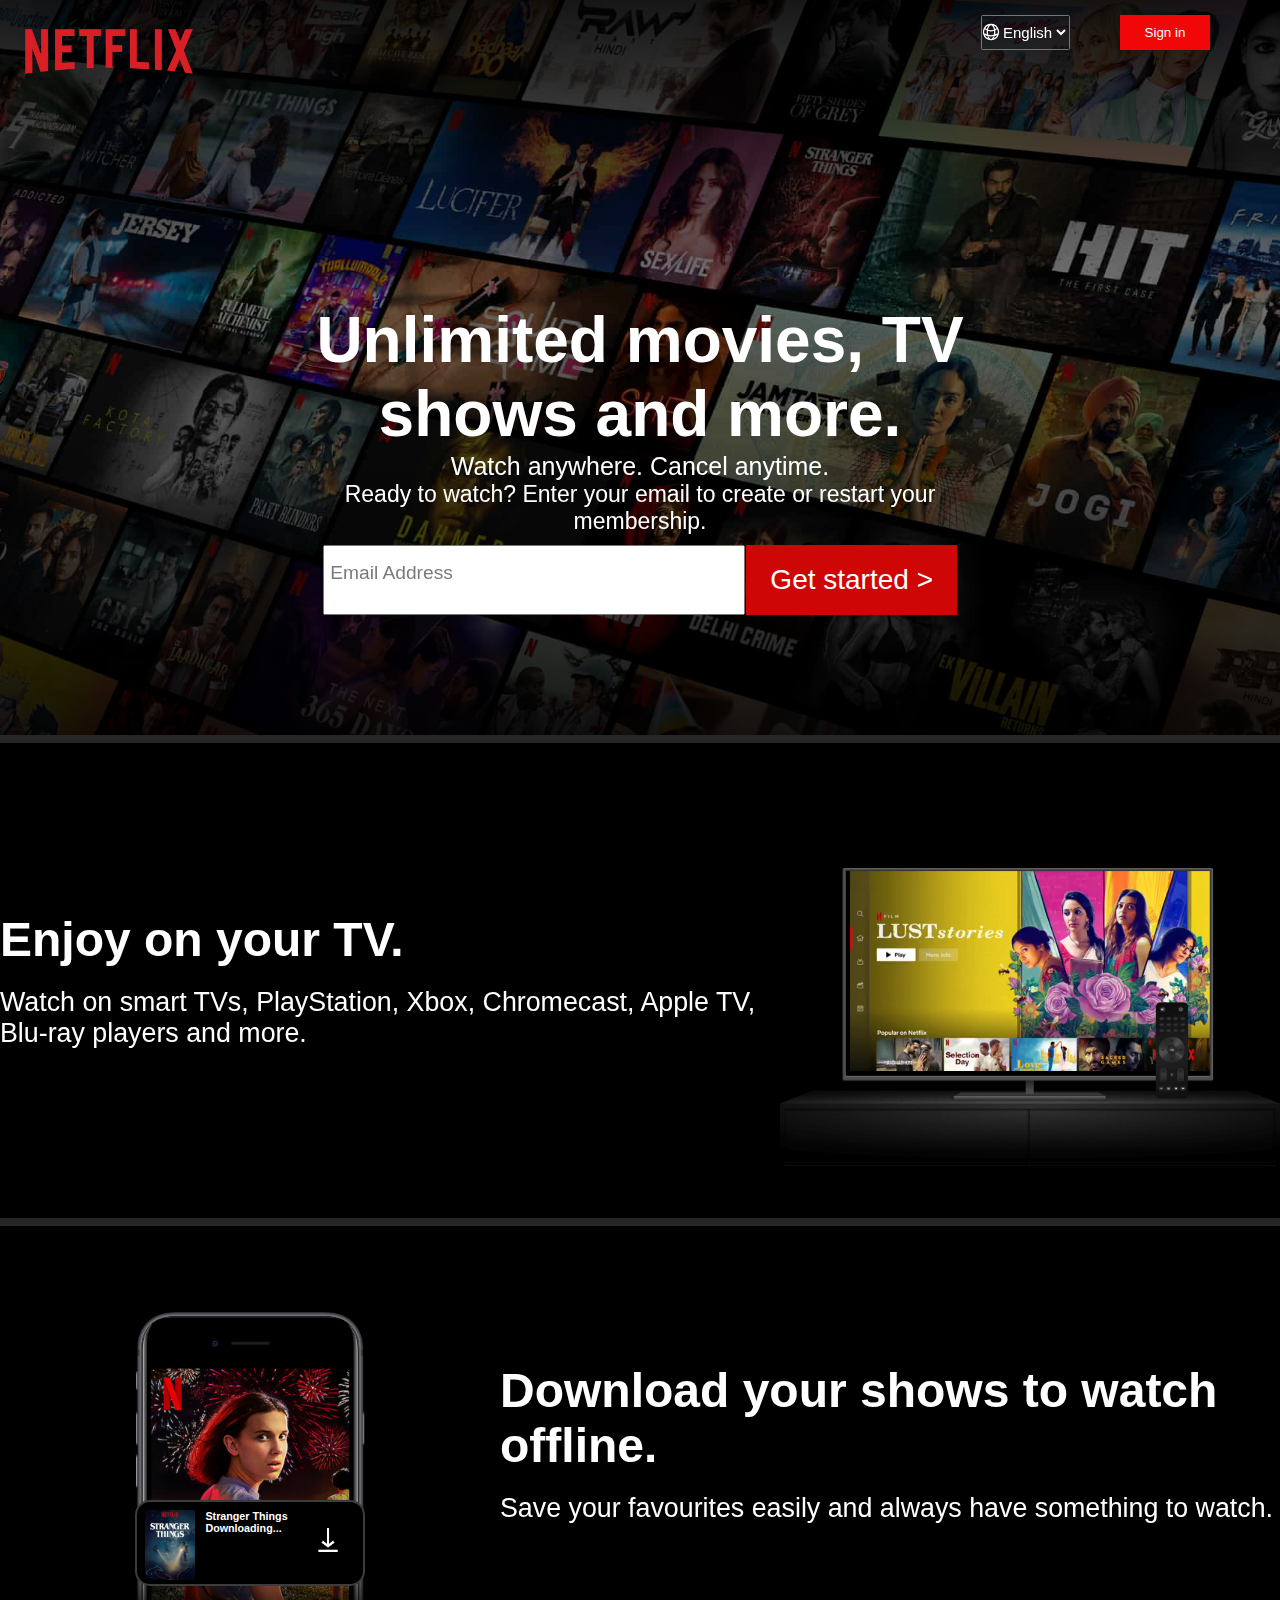
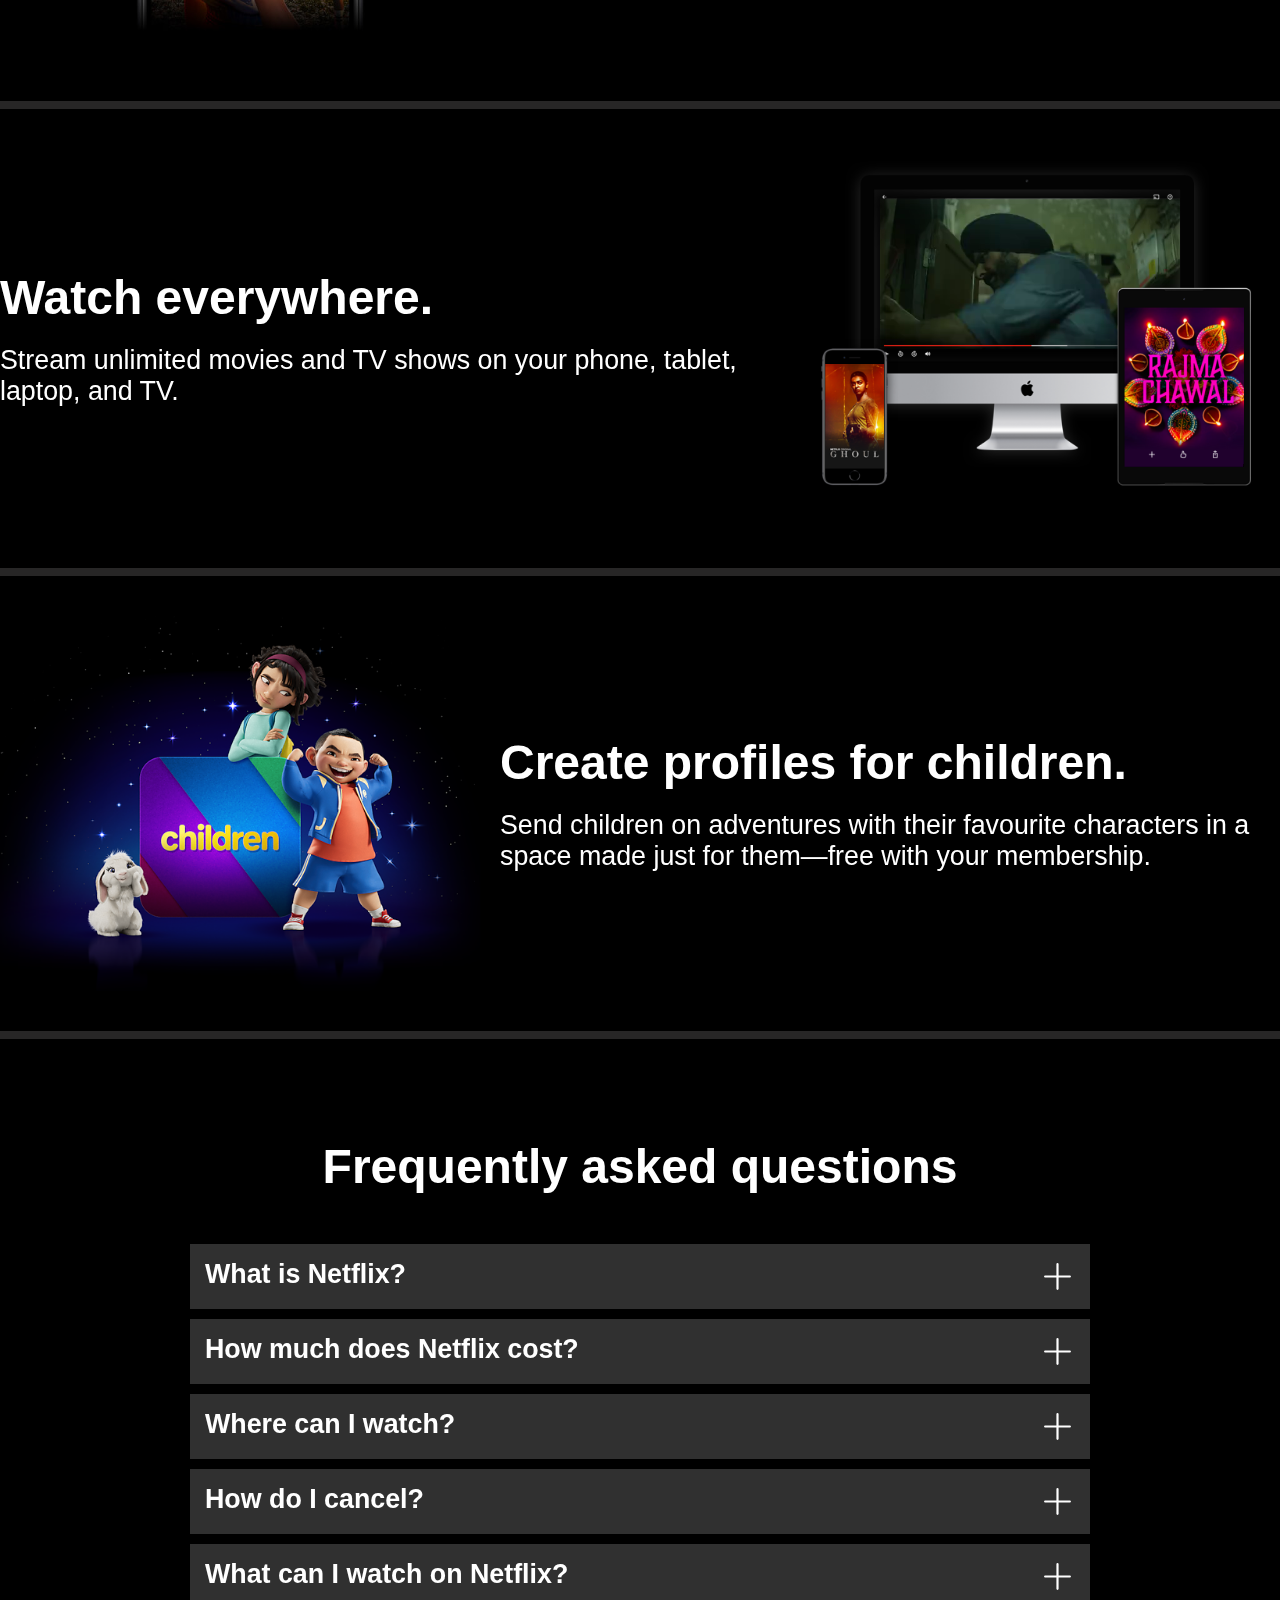
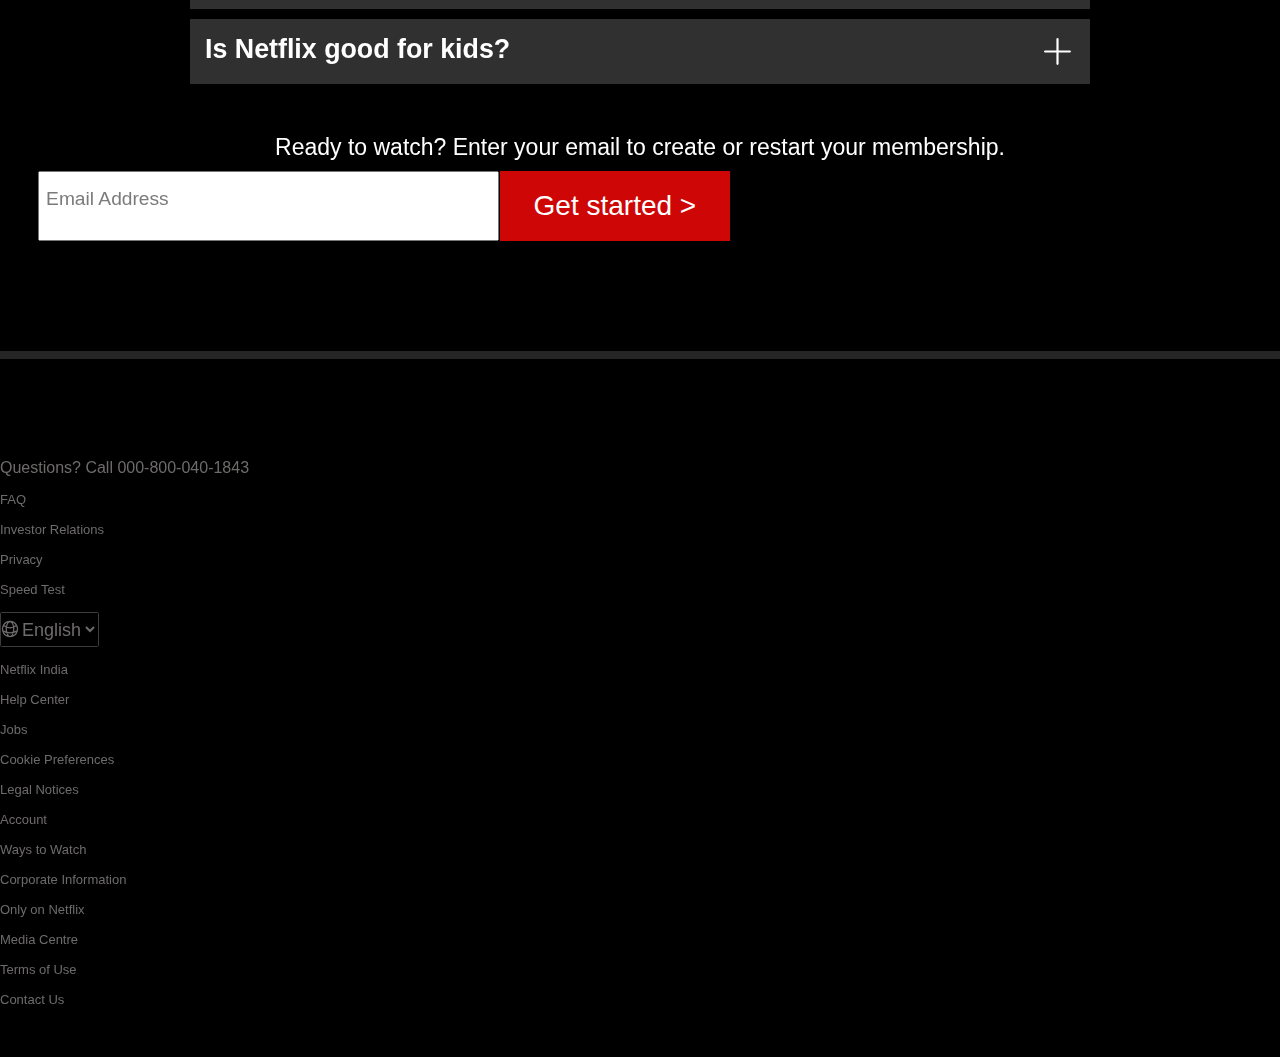
<file: index.html>
<!DOCTYPE html>
<html lang="en">
<head>
    <meta charset="UTF-8">
    <meta http-equiv="X-UA-Compatible" content="IE=edge">
    <meta name="viewport" content="width=device-width, initial-scale=1.0">
    <meta name="google-site-verification" content="QRZ0NPBYreRKVq0NWk4HcGFK_CmPZyitWQc57cCyzfI" />
    <link rel="icon" type="image/png" sizes="32x32" href="./assets/favicon.ico">
    <title>Netflix</title>
    <link
      href="https://cdn.jsdelivr.net/npm/bootstrap@5.1.3/dist/css/bootstrap.min.css"
      rel="stylesheet"
      integrity="sha384-1BmE4kWBq78iYhFldvKuhfTAU6auU8tT94WrHftjDbrCEXSU1oBoqyl2QvZ6jIW3"
      crossorigin="anonymous"
    />
    <link rel="stylesheet" href="./style.css">
</head>
<body>
    
    <div class="Home">
          <div class="movie_banner">
             <div class="gradient">
             </div>
             <img class="head_image" src="./assets/Homepage1.jpg" alt="">
          </div>
          <div class="navbar_container container_fluid">
              <div class="navbar_row">
                   <div >
                       <a href="#"><img class="netflix-logo " src="./assets/netflix-logo.png"/></a>
                   </div>
                   <div class="ml-2 ml-md-0 right_navbar_items">
                       <div class="text-center language_div  ">
                           <svg xmlns="http://www.w3.org/2000/svg" fill="none" viewBox="0 0 24 24" stroke-width="1.5" stroke="currentColor" class="w-6 h-6">
                            <path stroke-linecap="round" stroke-linejoin="round" d="M12 21a9.004 9.004 0 008.716-6.747M12 21a9.004 9.004 0 01-8.716-6.747M12 21c2.485 0 4.5-4.03 4.5-9S14.485 3 12 3m0 18c-2.485 0-4.5-4.03-4.5-9S9.515 3 12 3m0 0a8.997 8.997 0 017.843 4.582M12 3a8.997 8.997 0 00-7.843 4.582m15.686 0A11.953 11.953 0 0112 10.5c-2.998 0-5.74-1.1-7.843-2.918m15.686 0A8.959 8.959 0 0121 12c0 .778-.099 1.533-.284 2.253m0 0A17.919 17.919 0 0112 16.5c-3.162 0-6.133-.815-8.716-2.247m0 0A9.015 9.015 0 013 12c0-1.605.42-3.113 1.157-4.418" />
                            </svg>
                      
                            <select class="language">
                               <option value="English">English</option>
                               <option value="Hindi">Hindi</option>
                             </select>
                        </div>
                        <div class="text-center signin_div  ">
                              <button class="signin btn">Sign in</button>
                        </div>
                   </div>
               </div>
           </div>
           <div class="container netflix_matter ">
               <h1>Unlimited movies, TV shows and more.</h1>
               <p class="firstp">Watch anywhere. Cancel anytime.</p>
               <p class="secondp">Ready to watch? Enter your email to create or restart your membership.</p>
               <form class="email_form">
                        <input type="email" >
                        <span class="email_address">Email Address</span>
                        <button class="started">Get started &gt;</button>
               </form>
           </div> 
    </div>

    <div class="division "></div>

    <section>
        <div class="container-fluid">
            <div class="card1 row">
                <div class="text-center col-sm-12 col-md-12 offset-xl-2 col-xl-4">
                    <h1 class="heading">Enjoy on your TV.</h1>
                    <p class="content">Watch on smart TVs, PlayStation, Xbox, Chromecast, Apple TV, Blu-ray players and more.</p>
                </div>
                <div class="card1_screen col-sm-12 col-md-12 offset-xl-1 col-xl-4">
                    <img class="tv_img"  src="./assets/tv.png" alt="">
                    <div class="card1_video">
                        <video class="tv-video"  autoplay="" playsinline="" muted="" loop=""><source src="./assets/video-tv-in-0819.mp4" type="video/mp4"></video>       
                    </div>
                </div>
            </div>
        </div>    
    </section>
   
    <div class="division "></div>

    <section>
        <div class="container-fluid">
            <div class="card2 row flex-column-reverse flex-xl-row">
                <div class="mobile col-sm-12 col-md-12 offset-xl-2 col-xl-4">
                     <img class="text-center mobile_img"  src="./assets/mobile-0819.jpg" alt="">
                     <div class="download">
                        <div>
                            <img class="boxshot" src="./assets/boxshot.png">
                        </div>
                        <div class="justify-center mx-2 my-1">
                            <h6><b>Stranger Things</b></h6>
                            <h6 class="text-primary">Downloading...</h6>
                       </div>
                       <div >
                             <img class="downloading my-2 " src="./assets/download-icon.gif" alt=""  >
                       </div>
                     </div>
                </div>
                <div class=" text-center card2_image col-sm-12 col-md-12 offset-xl-1 col-xl-4">
                      <h1 class="heading">Download your shows to watch offline.</h1>
                      <p class="content">Save your favourites easily and always have something to watch. </p>
               </div>
          </div>
      </div>
    </section>
      
    <div class="division "></div>

    <section>
        <div class="container">
            <div class="card3 row ">
                 <div class="col-sm-12 col-md-12 offset-xl-2 col-xl-5">
                     <h1 class="text-center heading">Watch everywhere.</h1>
                     <p class="content">Stream unlimited movies and TV shows on your phone, tablet, laptop, and TV. </p>
                 </div>
                 <div class=" card3_screen  col-sm-12 col-md-12 offset-xl-1 col-xl-4 ">
                      <div class="card3_image">
                           <img class="laptop_img"  src="./assets/device-pile-in.png" alt="">
                      </div>
                      <div class="card3_video">
                          <video class="laptop_video"  autoplay="" playsinline="" muted="" loop=""><source src="./assets/video-devices-in.mp4" type="video/mp4"></video>       
                      </div>
                 </div>
            </div>
        </div>
    </section>
    
    <div class="division "></div>

    <section>
        <div class="container-fluid">
            <div class="card4 row flex-column-reverse flex-xl-row">
                 <div class="children col-sm-12 col-md-12 offset-xl-2 col-xl-4">
                     <img class="children_img"  src="./assets/children.png" alt="">
                 </div>
                 <div class="text-center card4_image col-sm-12 col-md-12 offset-xl-1 col-xl-4 ">
                     <h1 class="heading">Create profiles for children.</h1>
                     <p class="content">Send children on adventures with their favourite characters in a space made just for them—free with your membership. </p>
                 </div>
            </div>
        </div>
    </section>
    
    <div class="division"></div>
    
    <div class="faq">
            <h1 class="faq_title heading">Frequently asked questions</h1>
            <div class="faq_block">
               <div class="questions_block">
                  <div class="question ">
                     <input type="checkbox" id="qn1">
                     <label class="question_title" for="qn1">
                        <h1>What is Netflix?</h1>
                        <svg xmlns="http://www.w3.org/2000/svg" fill="none" viewBox="0 0 24 24" stroke-width="1.5" stroke="currentColor" class="w-6 h-6">
                        <path stroke-linecap="round" stroke-linejoin="round" d="M6 18L18 6M6 6l12 12" />
                        </svg>
                     </label >
                     <div class="answer ">
                         <p>Netflix is a streaming service that offers a wide variety of award-winning TV shows, movies, anime, documentaries and more – on thousands of internet-connected devices.<br><br>
                            You can watch as much as you want, whenever you want, without a single ad – all for one low monthly price. There's always something new to discover, and new TV shows and movies are added every week!
                         </p>
                     </div>
                  </div>
                  <div class="question ">
                     <input type="checkbox" id="qn2">
                     <label class="question_title" for="qn2">
                        <h1 >How much does Netflix cost?</h1>
                        <svg xmlns="http://www.w3.org/2000/svg" fill="none" viewBox="0 0 24 24" stroke-width="1.5" stroke="currentColor" class="w-6 h-6">
                        <path stroke-linecap="round" stroke-linejoin="round" d="M6 18L18 6M6 6l12 12" />
                        </svg>
                     </label >
                     <div class="answer ">
                        <p>Watch Netflix on your smartphone, tablet, Smart TV, laptop, or streaming device, all for one fixed monthly fee. Plans range from ₹ 149 to ₹ 649 a month. No extra costs, no contracts.
                        </p>
                     </div>
                  </div>
                 <div class="question ">
                     <input type="checkbox" id="qn3">
                     <label class="question_title" for="qn3">
                          <h1 >Where can I watch?</h1>
                          <svg xmlns="http://www.w3.org/2000/svg" fill="none" viewBox="0 0 24 24" stroke-width="1.5" stroke="currentColor" class="w-6 h-6">
                           <path stroke-linecap="round" stroke-linejoin="round" d="M6 18L18 6M6 6l12 12" />
                          </svg>
                     </label >
                     <div class="answer ">
                          <p>Watch anywhere, anytime. Sign in with your Netflix account to watch instantly on the web at netflix.com from your personal computer or on any internet-connected device that offers the Netflix app, including smart TVs, smartphones, tablets, streaming media players and game consoles.<br><br>
                             You can also download your favourite shows with the iOS, Android, or Windows 10 app. Use downloads to watch while you're on the go and without an internet connection. Take Netflix with you anywhere.
                         </p>
                     </div>
                 </div>
                 <div class="question ">
                     <input type="checkbox" id="qn4">
                     <label class="question_title" for="qn4">
                         <h1 >How do I cancel?</h1>
                         <svg xmlns="http://www.w3.org/2000/svg" fill="none" viewBox="0 0 24 24" stroke-width="1.5" stroke="currentColor" class="w-6 h-6">
                            <path stroke-linecap="round" stroke-linejoin="round" d="M6 18L18 6M6 6l12 12" />
                        </svg>
                     </label >
                    <div class="answer ">
                            <p>Netflix is flexible. There are no annoying contracts and no commitments. You can easily cancel your account online in two clicks. There are no cancellation fees – start or stop your account anytime.
                            </p>
                    </div>
                 </div>
                 <div class="question ">
                     <input type="checkbox" id="qn5">
                     <label class="question_title" for="qn5">
                         <h1>What can I watch on Netflix?</h1>
                         <svg xmlns="http://www.w3.org/2000/svg" fill="none" viewBox="0 0 24 24" stroke-width="1.5" stroke="currentColor" class="w-6 h-6">
                            <path stroke-linecap="round" stroke-linejoin="round" d="M6 18L18 6M6 6l12 12" />
                         </svg>
                     </label >
                    <div class="answer ">
                         <p>Netflix has an extensive library of feature films, documentaries, TV shows, anime, award-winning Netflix originals, and more. Watch as much as you want, anytime you want.
                         </p>
                    </div>
                 </div>
                 <div class="question ">
                     <input type="checkbox" id="qn6">
                     <label class="question_title" for="qn6">
                        <h1>Is Netflix good for kids?</h1>
                        <svg xmlns="http://www.w3.org/2000/svg" fill="none" viewBox="0 0 24 24" stroke-width="1.5" stroke="currentColor" class="w-6 h-6">
                          <path stroke-linecap="round" stroke-linejoin="round" d="M6 18L18 6M6 6l12 12" />
                        </svg>
                     </label >
                 <div class="answer ">
                       <p>The Netflix Kids experience is included in your membership to give parents control while kids enjoy family-friendly TV shows and films in their own space.<br> <br>
                         Kids profiles come with PIN-protected parental controls that let you restrict the maturity rating of content kids can watch and block specific titles you don’t want kids to see.
                       </p>
                 </div>
                 </div>
            </div>
        </div>
    </div>
    <section>
        <p class="secondp">Ready to watch? Enter your email to create or restart your membership.</p>
        <div class="container second_email_input ">
           <div class="email_form email_form2">
                <input type="email" class="">
                <span class="email_address">Email Address</span>
                <button class="started">Get started &gt;</button>
           </div>
        </div>
    </section>

    <div class="division "></div>

<footer>
    <div class="container footer">
        <div class="row">
            <div class="col-12">
                <ul>
                    <li class="phone_no">Questions? Call <a class="footer-top-a" href="tel:000-800-040-1843"> 000-800-040-1843</a></li>
                </ul>
            </div>
        </div>
        <div class="row">
            <div class="col-2">
                <ul>
                    <li><a href="#">FAQ</a></li>
                    <li><a href="#">Investor Relations</a></li>
                    <li><a href="#">Privacy</a></li>
                    <li><a href="#">Speed Test</a></li>
                    <li> 
                        <div class="language_div">
                            <svg xmlns="http://www.w3.org/2000/svg" fill="none" viewBox="0 0 24 24" stroke-width="1.5" stroke="currentColor" class="w-6 h-6">
                                <path stroke-linecap="round" stroke-linejoin="round" d="M12 21a9.004 9.004 0 008.716-6.747M12 21a9.004 9.004 0 01-8.716-6.747M12 21c2.485 0 4.5-4.03 4.5-9S14.485 3 12 3m0 18c-2.485 0-4.5-4.03-4.5-9S9.515 3 12 3m0 0a8.997 8.997 0 017.843 4.582M12 3a8.997 8.997 0 00-7.843 4.582m15.686 0A11.953 11.953 0 0112 10.5c-2.998 0-5.74-1.1-7.843-2.918m15.686 0A8.959 8.959 0 0121 12c0 .778-.099 1.533-.284 2.253m0 0A17.919 17.919 0 0112 16.5c-3.162 0-6.133-.815-8.716-2.247m0 0A9.015 9.015 0 013 12c0-1.605.42-3.113 1.157-4.418" />
                              </svg>
                            <select class="language" >
                                <option value="English">English</option>
                                <option value="Hindi">Hindi</option>
                               </select>
                        </div></li>
                       <li>Netflix India</li>
                </ul>
            </div>
            <div class="offset-1 col-2">
                <ul>
                    <li><a href="#">Help Center</a></li>
                    <li><a href="#">Jobs</a></li>
                    <li><a href="#">Cookie Preferences</a></li>
                    <li><a href="#">Legal Notices</a></li>
                </ul>
            </div>
            <div class="offset-1 col-2">
                <ul>
                    <li><a href="#">Account</a></li>
                    <li><a href="#">Ways to Watch</a></li>
                    <li><a href="#">Corporate Information</a></li>
                    <li><a href="#">Only on Netflix</a></li>
                </ul>
            </div>
            <div class="offset-1 col-2">
                <ul>
                    <li><a href="#">Media Centre</a></li>
                    <li><a href="#">Terms of Use</a></li>
                    <li><a href="#">Contact Us</a></li>
                </ul>
            </div>
        </div>
    </div>
</footer>
</body>
</html>
</file>
<file: style.css>
*{
    margin:0px;
    padding:0px;
    box-sizing:border-box;
   }
    body{
        background-color: black;
        color:white;
        font-family: Helvetica Neue,Helvetica,Arial,sans-serif;
    }
    .head_image{
        
        width:100%;
        height:100%;
        opacity:0.6;
        object-fit: cover;
    }
    .Home{
        position:relative;
        width:100%;
        height: 530px;
        overflow:hidden;
        display:flex;
        align-items: center;
        justify-content: center;
    }
    .movie_banner{
        position: absolute;
        z-index:1;
        width:100%;
        height:100%;
    }
     .navbar_container{
        position:absolute;
        z-index:5;
        top:15px;
        width:100%;
        height:10%;
     }
     .navbar_row{
        display:flex;
        justify-content:space-between;
     }
     .right_navbar_items{
        display:flex;
        gap:50px;
     }
    .signin{
        background-color: rgb(241, 7, 7);
        border:none;
        width:90px;
        height:35px;
        color:white; 
        margin-right:70px;
    }
    .language{
        font-size:15px;
        padding-left:17px;
        color:white;
        border-radius:0.1rem;
        background-color: transparent;
        height:35px;
    }
    .language_div svg{
        height:20px;
        position:absolute;
        margin-top:7px;
    }
    option{
        color:black;
    }
    .division{
        background-color:rgb(39, 38, 38);
        width:100%;
        height:8px;
    }
    .netflix_matter{
        width:100%;
        position:absolute;
        z-index:3;
        margin-top:15%;
       display:flex;
       flex-direction: column;
       align-items: center;
    }
    .netflix_matter h1{
        font-size: 2rem;
        font-weight: bolder;
        color:white;
        text-align: center;      
     }
     .firstp{
        font-size:20px;
        text-align:center;
        line-height: 30px;
     }
     .secondp{
        font-size:18px;
        text-align:center;
     }
     .email_form{
        position:relative;
        width:100%;
         display:flex; 
         flex-direction: column;
         align-items:center;
     }
     .email_address{
        position:absolute;
        top:10%;
        left:2%;
        color: #7c7b7b;
     }
     input[type="email"]{
        width:100%;
        height:50px;
        margin-right:1px;
        padding-left:10px;
     }
     .email_address{
        font-size:0.8rem
     }
     input[type="email"]:focus ~ span{
        top:3%;
        font-size: 0.7rem;
     }
     .started{
        margin-top:10px;
        background-color:rgb(207, 6, 6);
        color:white;
        width:30%;
        height:45px;
        font-size: 15px;
        border:none;
        display: inline-block;
     }
     
   .gradient{
    background-image: linear-gradient(0deg,rgba(0,0,0,.8) 0,transparent 60%,rgba(0,0,0,.8));
    position:absolute;
    width:100%;
    height:100%;
    color:red;
    z-index:2;
   }
   .card1{
       margin-top:50px;
       margin-bottom: 50px;
       display:flex;
       align-items: center;
    }
   .heading{
       font-weight: bold;
       font-size:1.8rem;
       margin-bottom:20px;
   }
   .content{
    text-align:center;
    font-size:1.2rem;
   }
   .tv_img,.laptop_img,.mobile_img,.children_img{
    width:300px;
    z-index:5;
}
.card1_screen{
    position:relative;
    display:flex;
    align-items:center;
    justify-content:center;
}
.card1_video{
    position:absolute;
    top:20%;
    z-index:-1;
}
.tv-video{
    width:216px;
}
.laptop_video{
    width:180px;
}
.card2{
    margin-top:30px;
    display: flex;
    align-items:Center;
    margin-bottom:70px;    
}
.card3{
    margin-top:40px;
    display: flex;
    align-items:Center;
    margin-bottom:40px;
}
.card3_screen{
    position:relative;
    display:flex;
    align-items:center;
    justify-content:center; 
}
.mobile,.children{
    display:flex;
    align-items:center;
    justify-content:center;
}
.card3_video{
    position:absolute;
    top:40px;
    z-index:-1;
}
.card4{
    margin-top:40px;
    display: flex;
    align-items:Center;
    margin-bottom:40px;
}
.faq{
    margin-top:100px;
}
.faq_title{
    text-align:center;
    font-size:1.8rem;
}
.questions_block{
    max-width:900px;
    margin: 50px auto;
}
.question{
    background-color:#303030;
}
.question_title{
    display:flex;
    margin-bottom:10px;
    flex-direction: row;
    cursor:pointer;
    padding:10px 10px;
}
.question_title svg{
    width:35px;
    height:35px;
    margin-left: auto;
    transform: rotate(45deg);
}
.answer{
    margin-top:50px;
    display: none;
    padding:0px 15px;
}
.answer p{
    padding-bottom:20px;
}
 .question_title h1,.answer p{
    font-size:1.4rem;
 }
 input[type="checkbox"]{
    display:none;
 }
 input[type="checkbox"]:checked ~ .answer{
    display: block;
 }
 input[type="checkbox"]:checked ~ .question_title svg{
    transform: rotate(0deg);
 }
 .second_email_input{
    margin-bottom: 100px;
 }
 .footer{
    margin-top: 100px;
    margin-bottom:50px;
 }
 li{
    list-style-type: none;
    margin-bottom:15px;
    font-size:small;
 }
 .footer li a,footer li{
    color:#6e6b6b;
    text-decoration:none;
 }
 .footer a:hover{
    text-decoration: underline;
 }
 .footer select{
    font-size:18px;
    border:1px solid #3d3c3c;
    color:#6e6b6b;
    background-color: black;
 }
 .footer select option{
    background-color:black;
 }
 .footer .phone_no{
      font-size:medium;
 }
 .mobile{ 
    position:relative;
 } 
 .download{
    width:auto;
    padding:8px 5px 0px 8px;
    position:absolute;
    display: flex;
    top:65%;
    background-color: black;
    border:2px solid  #3d3c3c;
    border-radius: 15px;
    gap:10px;
    z-index:5;
 }
 .boxshot{
    width:30px;
 }
 .downloading{
    width:40px;
 }



   @media only screen and (max-width:600px){
        .netflix-logo{
            width:130px;
            height:35px;
        }
        .netflix_matter{
            width:100%;
        }
   }
  
   @media only
    screen and (min-width:600px){
        .Home{
            height:630px;
        }
        .netflix-logo{
            width:170px;
            height:45px;
        }
        .netflix_matter{
            width:65%;
        }
        .netflix_matter h1{
            font-size: 2.5rem;
        }
        .heading{
            font-size:2rem;
        }
        .content{
             font-size:1.5
        }
        .tv_img,.laptop_img,.mobile_img,.children_img{
              width:500px;       
       }
      .tv-video{
              width:360px;
      }
      .laptop_video{
              width:300px;
       }
       .boxshot{
              width:50px;
       }
      .downloading{
              width:60px;
      }
        
   }
  
  
   @media only screen and (min-width:992px){
       .Home{
             height:735px;
       }
       .netflix-logo{
             width:218px;
             height:68px;
        }
        .netflix_matter h1{
            font-size: 3rem;
        }
        .email_form{
            display:flex;
            justify-content:center;
            flex-direction:row;
        }
        input[type="email"]{
            width:60%;
            height:70px;
            margin-right:1px;
          }
         .email_address{
            font-size:1.2rem;
            top:30%;
            left:6%;
            transition:all 0.1s ease;
          }
          input[type="email"]:focus ~ span{
              top:20%;
              font-size: 0.7rem;
          }
          .started{
            font-size:28px;
            height:70px;
            margin-bottom:10px;
          }
          .firstp{
            font-size:25px;
          }
          .secondp{
            font-size:23px;
          }
          .heading{
            font-size:2.5rem;
          }
          .content{
            font-size:1.675rem;
          }
        
     
    }
  

  @media only screen and (min-width:1200px){
       .netflix_matter h1{
            font-size: 4rem;
        }
        .netflix_matter{
            width:55%;
            background-color: transparent;
        }
        .heading{
            font-size:3rem;
          }
         .content{
            text-align:left;
          }
        .question_title{
            padding:15px 15px;
        }
        .question_title h1,.answer p{
            font-size:1.675rem;
        }
       .second_email_input{
            width:60%;
        }
       
  }
</file>
